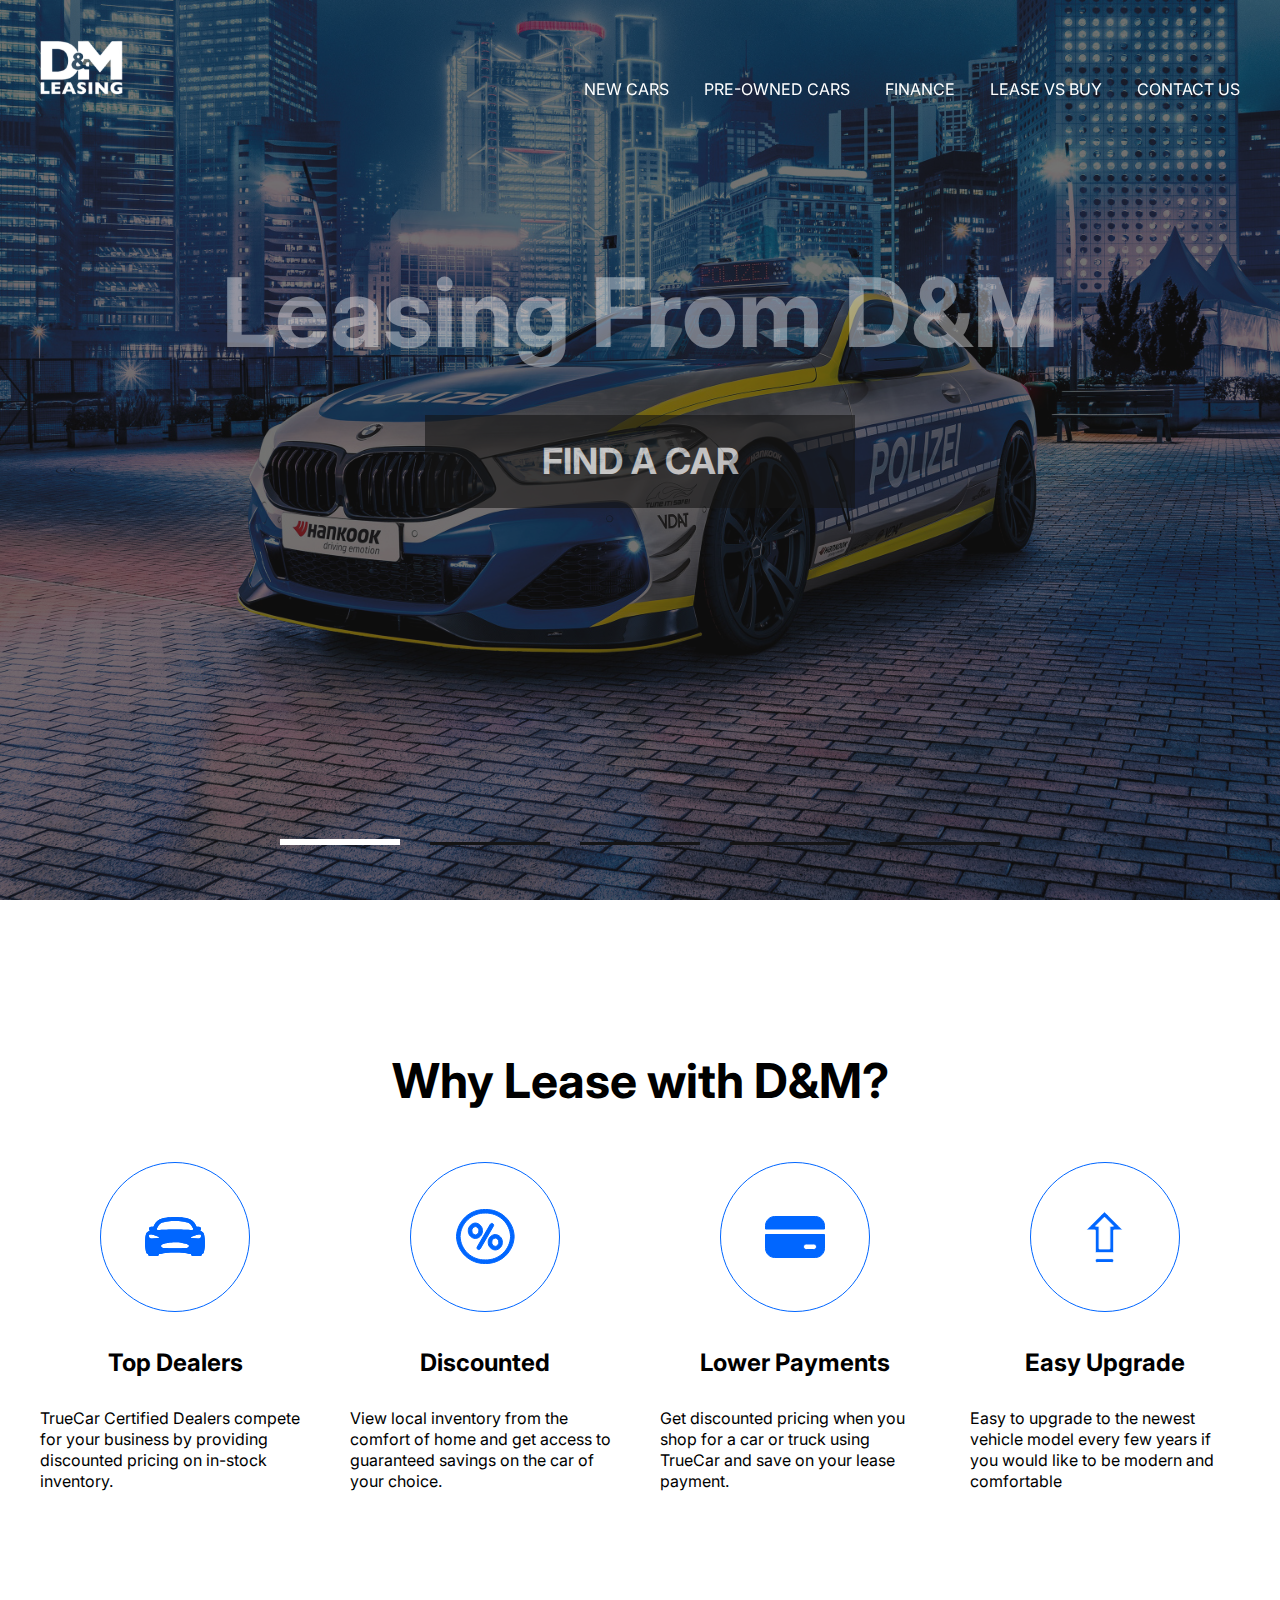
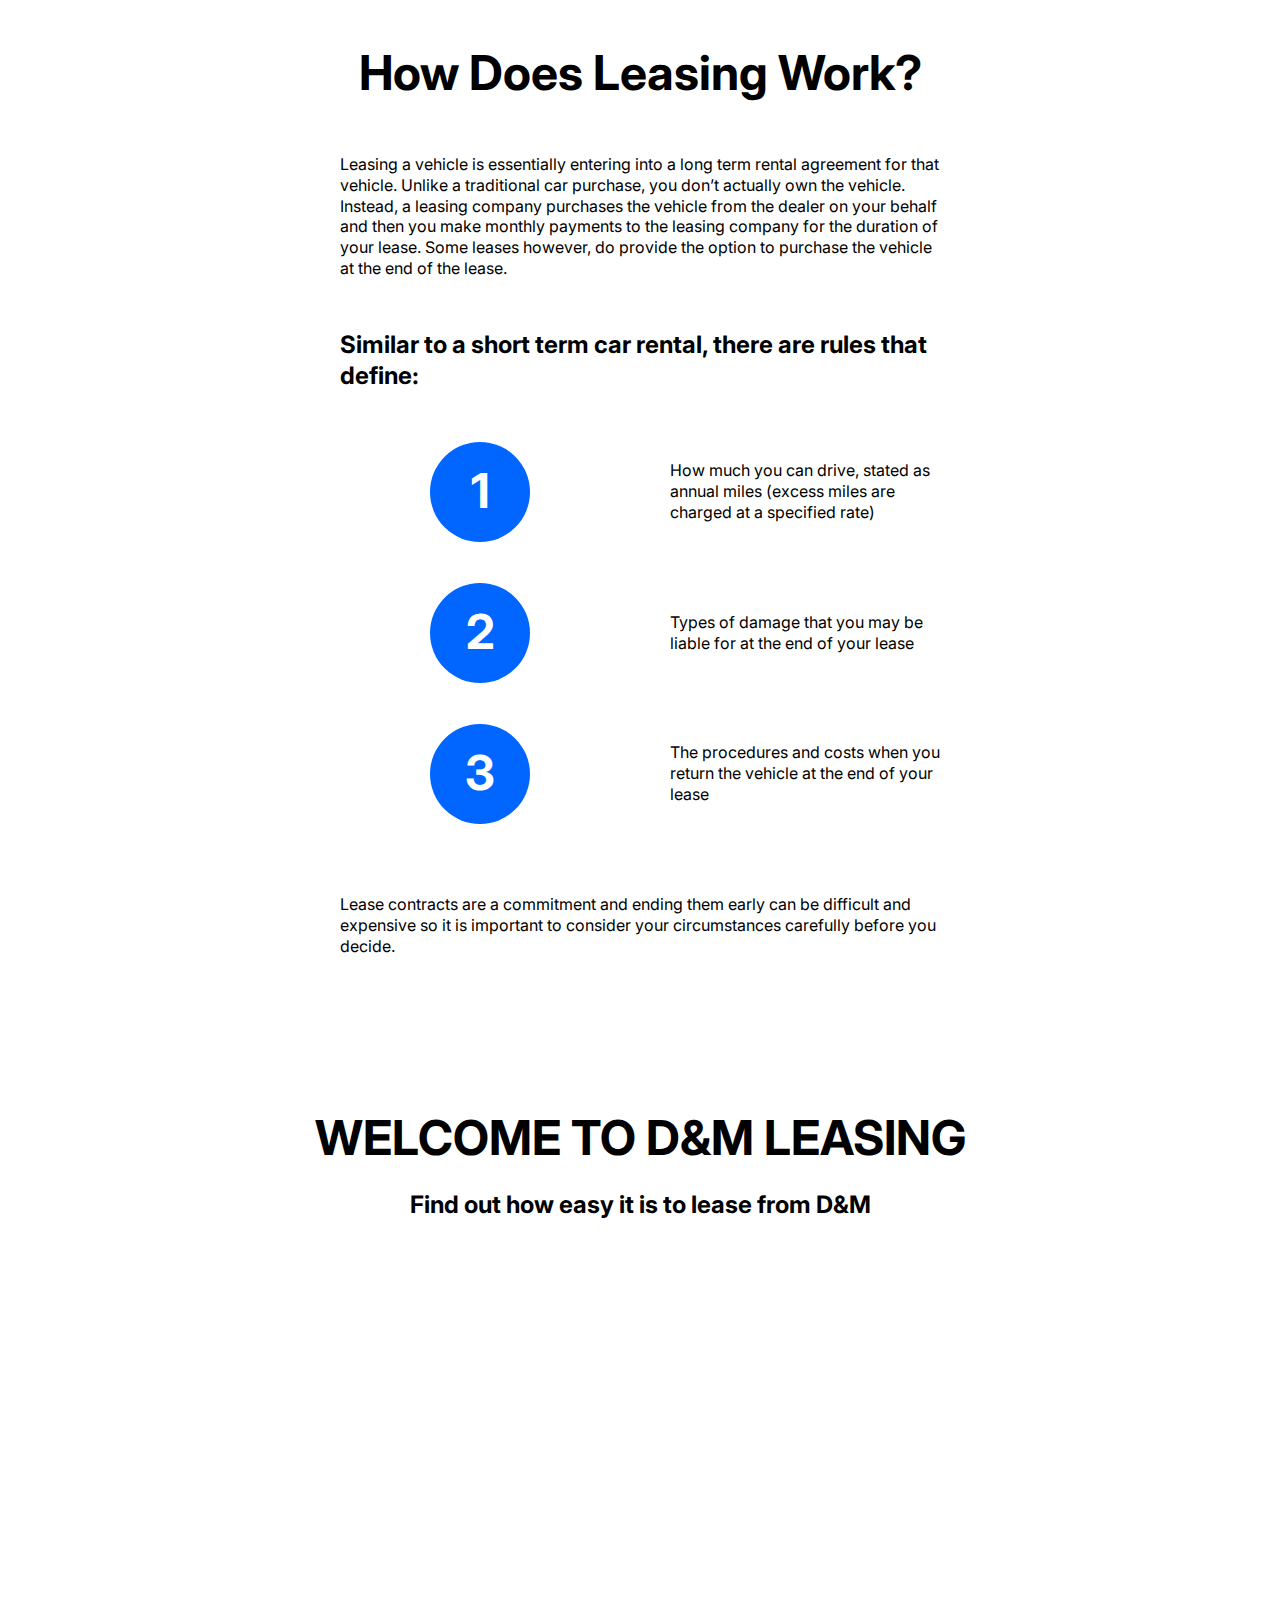
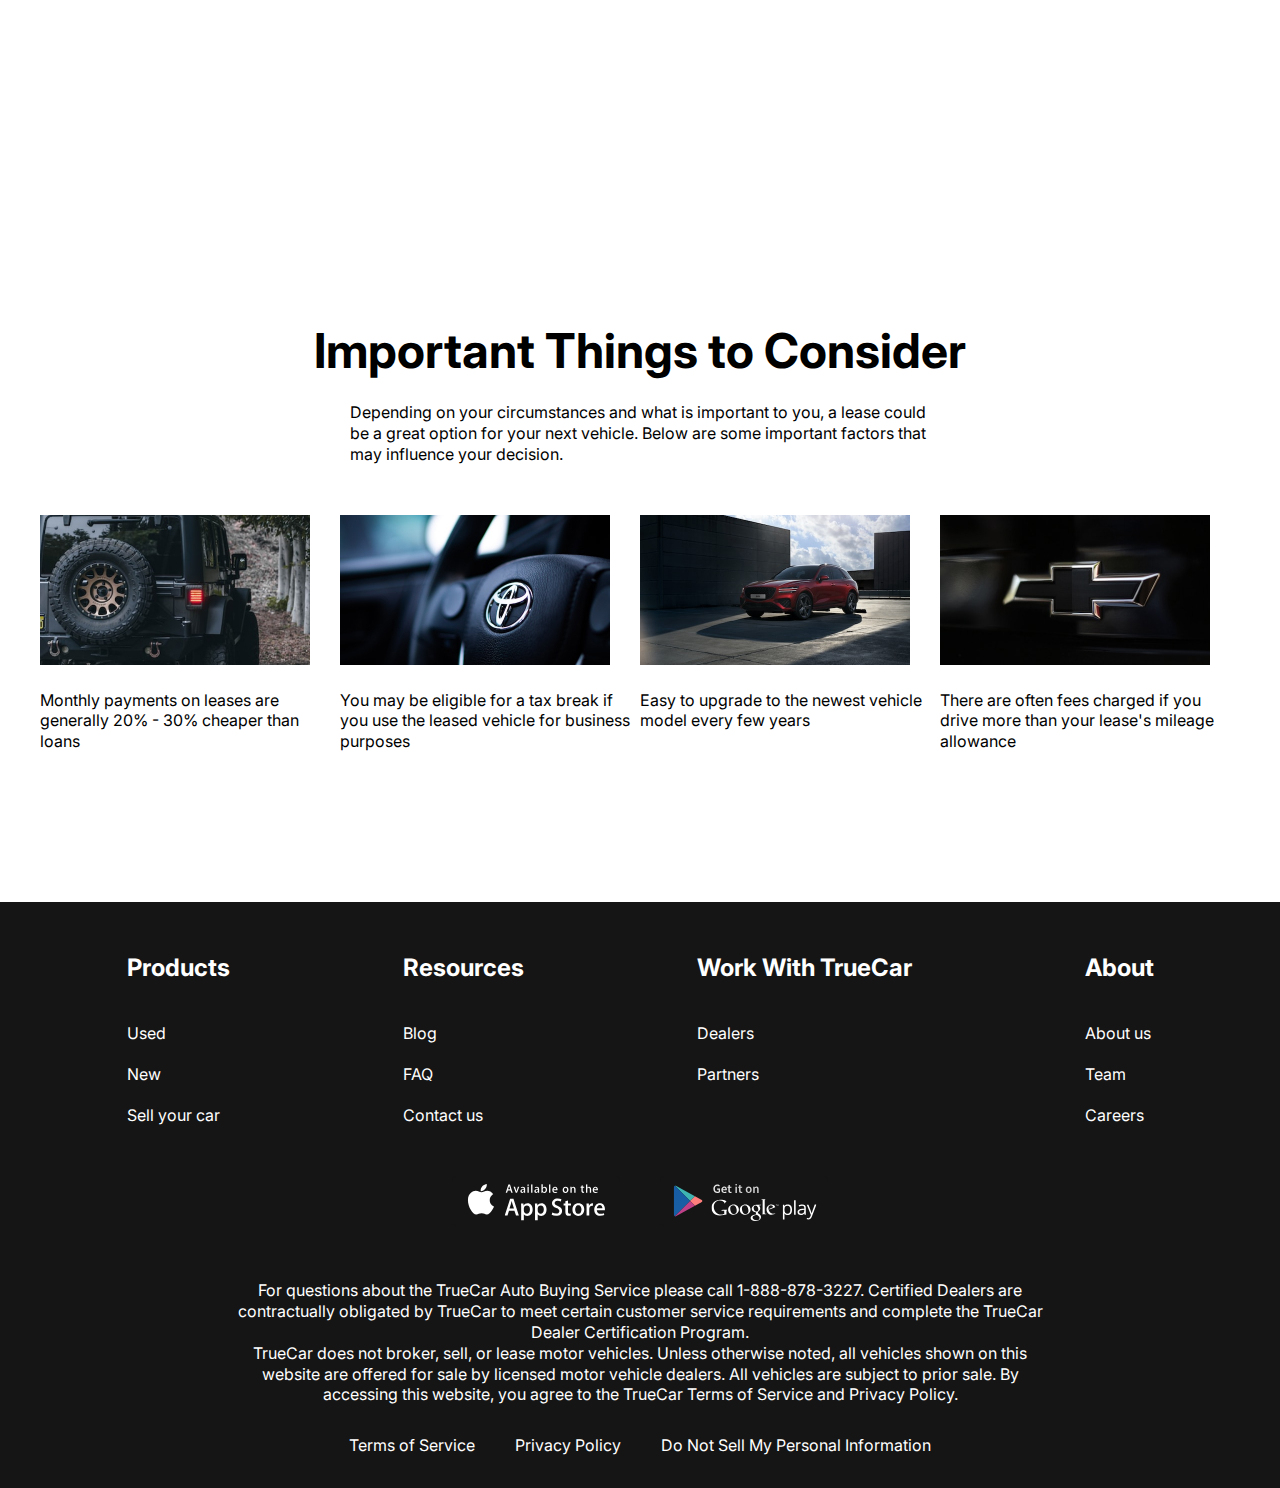
<file: index.html>
<!DOCTYPE html>
<html lang="en">
  <head>
    <meta charset="UTF-8" />
    <meta http-equiv="X-UA-Compatible" content="IE=edge" />
    <meta name="viewport" content="width=device-width, initial-scale=1.0" />
    <link rel="preconnect" href="https://fonts.googleapis.com" />
    <link rel="preconnect" href="https://fonts.gstatic.com" crossorigin />
    <link
      href="https://fonts.googleapis.com/css2?family=Heebo:wght@400;500;600;700;800&family=Inter:wght@400;700&family=Nunito:wght@200;300;400;500;600;700;800&family=Poppins:wght@400;500;700&family=Roboto&display=swap"
      rel="stylesheet"
    />
    <link
      rel="stylesheet"
      href="https://cdn.jsdelivr.net/npm/swiper@9/swiper-bundle.min.css"
    />
    <link rel="stylesheet" href="./css/style.css" />
    <title>Document</title>
  </head>
  <body>
    <div class="wrapper">
      <!-- HEADER -->
      <header class="header header-main">
        <div class="container">
          <div class="header__inner">
            <a href="./index.html" class="logo"
              ><img src="./imeges/logo.svg" alt="logo"
            /></a>
            <nav class="menu">
              <ul class="menu__list">
                <li class="menu__list-item">
                  <a href="./new-cars.html" class="menu__list-link">NEW CARS</a>
                </li>
                <li class="menu__list-item">
                  <a href="#" class="menu__list-link">PRE-OWNED CARS</a>
                </li>
                <li class="menu__list-item">
                  <a href="#" class="menu__list-link">FINANCE</a>
                </li>
                <li class="menu__list-item">
                  <a href="#" class="menu__list-link">LEASE VS BUY</a>
                </li>
                <li class="menu__list-item">
                  <a href="./contacts.html" class="menu__list-link">CONTACT US</a>
                </li>
              </ul>
            </nav>
          </div>
        </div>
      </header>
      <!-- MAIN -->
      <main class="main">
        <section class="top">
          <div class="container">
            <h1 class="title">Leasing From D&M</h1>
            <a href="./new-cars.html" class="top__link">FIND A CAR</a>
          </div>
        </section>
        <!-- SLIDER -->
        <div class="swiper mySwiper">
          <div class="swiper-wrapper">
            <div
              class="swiper-slide"
              style="background-image: url(./imeges/slide-3.jpg)"
            ></div>
            <div
              class="swiper-slide"
              style="background-image: url(./imeges/slide-4.jpg)"
            ></div>
            <div
              class="swiper-slide"
              style="background-image: url(./imeges/slide-2.jpg)"
            ></div>
            <div
              class="swiper-slide"
              style="background-image: url(./imeges/slide-1.jpg)"
            ></div>
            <div
              class="swiper-slide"
              style="background-image: url(./imeges/slide-5.jpg)"
            ></div>
          </div>
          <div class="swiper-pagination"></div>
        </div>
        <!-- WHY-LEASE -->
        <section class="why-lease">
          <div class="container">
            <h2 class="section-title">Why Lease with D&M?</h2>
            <ul class="why-lease__list">
              <li class="why-lease__item">
                <img
                  class="why-lease__item-img"
                  src="./imeges/why-lease-1.svg"
                  alt=""
                />
                <h3 class="why-lease__item-title">Top Dealers</h3>
                <p class="why-lease__item-text">
                  TrueCar Certified Dealers compete for your business by
                  providing discounted pricing on in-stock inventory.
                </p>
              </li>

              <li class="why-lease__item">
                <img
                  class="why-lease__item-img"
                  src="./imeges/why-lease-2.svg"
                  alt=""
                />
                <h3 class="why-lease__item-title">Discounted</h3>
                <p class="why-lease__item-text">
                  View local inventory from the comfort of home and get access
                  to guaranteed savings on the car of your choice.
                </p>
              </li>

              <li class="why-lease__item">
                <img
                  class="why-lease__item-img"
                  src="./imeges/why-lease-3.svg"
                  alt=""
                />
                <h3 class="why-lease__item-title">Lower Payments</h3>
                <p class="why-lease__item-text">
                  Get discounted pricing when you shop for a car or truck using
                  TrueCar and save on your lease payment.
                </p>
              </li>

              <li class="why-lease__item">
                <img
                  class="why-lease__item-img"
                  src="./imeges/why-lease-4.svg"
                  alt=""
                />
                <h3 class="why-lease__item-title">Easy Upgrade</h3>
                <p class="why-lease__item-text">
                  Easy to upgrade to the newest vehicle model every few years if
                  you would like to be modern and comfortable
                </p>
              </li>
            </ul>
          </div>
        </section>
        <!-- HOW-DOES -->
        <section class="how-does">
          <div class="container">
            <div class="how-does__inner">
              <h2 class="section-title">How Does Leasing Work?</h2>
              <p class="how-does__text">
                Leasing a vehicle is essentially entering into a long term
                rental agreement for that vehicle. Unlike a traditional car
                purchase, you don’t actually own the vehicle. Instead, a leasing
                company purchases the vehicle from the dealer on your behalf and
                then you make monthly payments to the leasing company for the
                duration of your lease. Some leases however, do provide the
                option to purchase the vehicle at the end of the lease.
              </p>
              <h4 class="how-does__title">
                Similar to a short term car rental, there are rules that define:
              </h4>
              <ol class="how-does__list">
                <li class="how-does__item">
                  How much you can drive, stated as annual miles (excess miles
                  are charged at a specified rate)
                </li>
                <li class="how-does__item">
                  Types of damage that you may be liable for at the end of your
                  lease
                </li>
                <li class="how-does__item">
                  The procedures and costs when you return the vehicle at the
                  end of your lease
                </li>
              </ol>
              <p class="how-does__text">
                Lease contracts are a commitment and ending them early can be
                difficult and expensive so it is important to consider your
                circumstances carefully before you decide.
              </p>
            </div>
          </div>
        </section>
        <!-- VIDEO -->
        <section class="video">
          <div class="container">
            <h2 class="section-title video__title">WELCOME TO D&M LEASING</h2>
            <p class="video__text">Find out how easy it is to lease from D&M</p>
            <iframe
              class="video__content"
              width="1000"
              height="500"
              src="https://www.youtube.com/embed/XeRTyN6LaMQ"
              title="YouTube video player"
              frameborder="0"
              allow="accelerometer; autoplay; clipboard-write; encrypted-media; gyroscope; picture-in-picture; web-share"
              allowfullscreen
            ></iframe>
          </div>
        </section>
        <!-- IMPORTANT -->
        <section class="important">
          <div class="container">
            <h2 class="section-title important__title">
              Important Things to Consider
            </h2>
            <p class="important__text">
              Depending on your circumstances and what is important to you, a
              lease could be a great option for your next vehicle. Below are
              some important factors that may influence your decision.
            </p>
            <ul class="important__list">
              <li class="important__item">
                <img
                  class="important__item-img"
                  src="./imeges/imp-1.jpg"
                  alt=""
                />
                <p class="important__item-text">
                  Monthly payments on leases are generally 20% - 30% cheaper
                  than loans
                </p>
              </li>
              <li class="omportant__item">
                <img
                  class="important__item-img"
                  src="./imeges/imp-2.jpg"
                  alt=""
                />
                <p class="important__item-text">
                  You may be eligible for a tax break if you use the leased
                  vehicle for business purposes
                </p>
              </li>
              <li class="omportant__item">
                <img
                  class="important__item-img"
                  src="./imeges/imp-3.jpg"
                  alt=""
                />
                <p class="important__item-text">
                  Easy to upgrade to the newest vehicle model every few years
                </p>
              </li>
              <li class="omportant__item">
                <img
                  class="important__item-img"
                  src="./imeges/imp-4.jpg"
                  alt=""
                />
                <p class="important__item-text">
                  There are often fees charged if you drive more than your
                  lease's mileage allowance
                </p>
              </li>
            </ul>
          </div>
        </section>
      </main>

      <!-- FOOTER -->
      <footer class="footer">
        <div class="container">
          <nav class="footer__menu">
            <ul class="footer__menu-list">
              <p class="footer__menu-title">
                <a href="#" class="footer__menu-link">Products</a>
              </p>
              <li class="footer__menu-item">
                <a href="#" class="footer__menu-link">Used</a>
              </li>
              <li class="footer__menu-item">
                <a href="#" class="footer__menu-link">New</a>
              </li>
              <li class="footer__menu-item">
                <a href="#" class="footer__menu-link">Sell your car</a>
              </li>
            </ul>

            <ul class="footer__menu-list">
              <p class="footer__menu-title">
                <a href="#" class="footer__menu-link">Resources</a>
              </p>
              <li class="footer__menu-item">
                <a href="#" class="footer__menu-link">Blog</a>
              </li>
              <li class="footer__menu-item">
                <a href="#" class="footer__menu-link">FAQ</a>
              </li>
              <li class="footer__menu-item">
                <a href="#" class="footer__menu-link">Contact us</a>
              </li>
            </ul>

            <ul class="footer__menu-list">
              <p class="footer__menu-title">
                <a href="#" class="footer__menu-link">Work With TrueCar</a>
              </p>
              <li class="footer__menu-item">
                <a href="#" class="footer__menu-link">Dealers</a>
              </li>
              <li class="footer__menu-item">
                <a href="#" class="footer__menu-link">Partners</a>
              </li>
            </ul>

            <ul class="footer__menu-list">
              <p class="footer__menu-title">
                <a href="#" class="footer__menu-link">About</a>
              </p>
              <li class="footer__menu-item">
                <a href="#" class="footer__menu-link">About us</a>
              </li>
              <li class="footer__menu-item">
                <a href="#" class="footer__menu-link">Team</a>
              </li>
              <li class="footer__menu-item">
                <a href="#" class="footer__menu-link">Careers</a>
              </li>
            </ul>
          </nav>
          <ul class="app">
            <li class="app__item">
              <a href="#" class="app__item-link"></a>
              <img src="./imeges/appstore.svg" alt="appstore" />
            </li>
            <li class="app__item">
              <a href="#" class="app__item-link"></a>
              <img src="./imeges/googleplay.svg" alt="googleplay" />
            </li>
          </ul>
          <div class="footer__copy">
            <p class="footer__copy-text">
              For questions about the TrueCar Auto Buying Service please call
              1-888-878-3227. Certified Dealers are contractually obligated by
              TrueCar to meet certain customer service requirements and complete
              the TrueCar Dealer Certification Program.
            </p>
            <p class="footer__copy-text">
              TrueCar does not broker, sell, or lease motor vehicles. Unless
              otherwise noted, all vehicles shown on this website are offered
              for sale by licensed motor vehicle dealers. All vehicles are
              subject to prior sale. By accessing this website, you agree to the
              TrueCar Terms of Service and Privacy Policy.
            </p>
          </div>
          <nav class="copy__nav">
            <ul class="copy__nav-list">
              <li class="copy__nav-item">
                <a href="#" class="copu__nav-link">Terms of Service</a>
              </li>
              <li class="copy__nav-item">
                <a href="#" class="copu__nav-link">Privacy Policy</a>
              </li>
              <li class="copy__nav-item">
                <a href="#" class="copu__nav-link"
                  >Do Not Sell My Personal Information</a
                >
              </li>
            </ul>
          </nav>
        </div>
      </footer>
    </div>

    <script src="https://cdn.jsdelivr.net/npm/swiper@9/swiper-bundle.min.js"></script>
    <script>
      const swiper = new Swiper(".mySwiper", {
        effect: "fade",
        pagination: {
          el: ".swiper-pagination",
        },
        autoplay: {
          delay: 2500,
          disableOnInteraction: false,
        },
      });
    </script>
    <script src="./js/main.js"></script>
  </body>
</html>
</file>
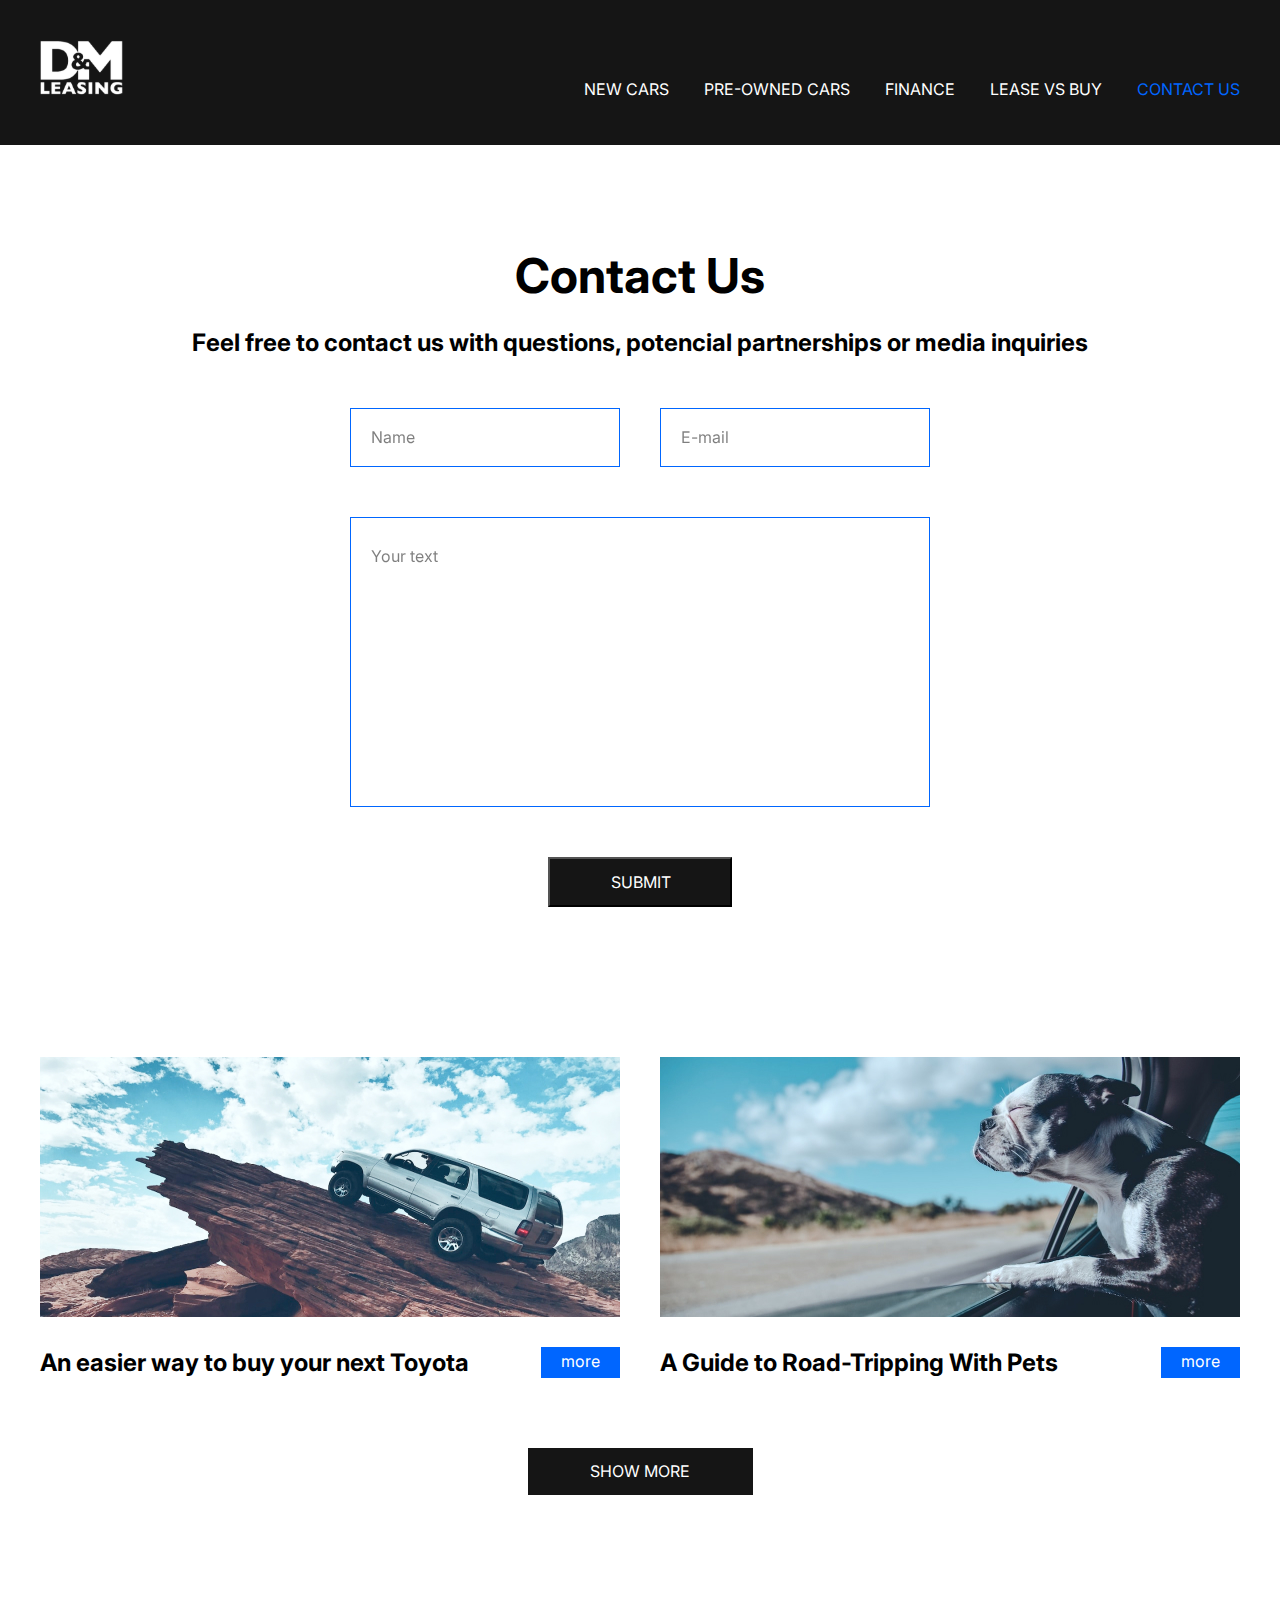
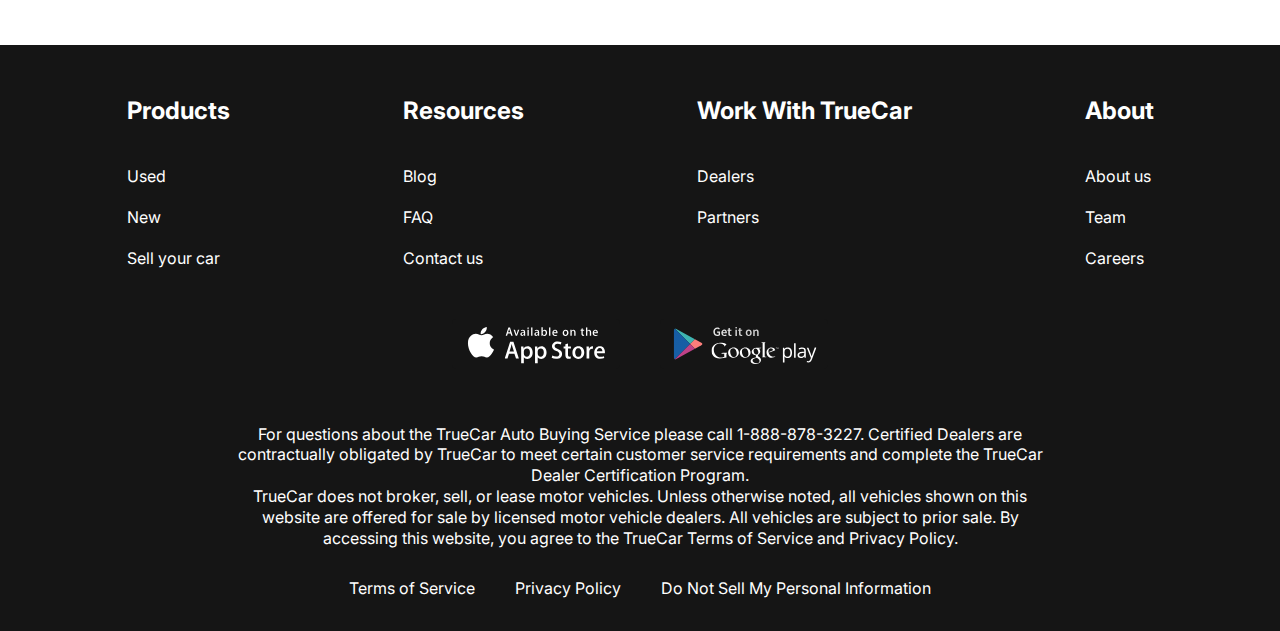
<file: contacts.html>
<!DOCTYPE html>
<html lang="en">
  <head>
    <meta charset="UTF-8" />
    <meta http-equiv="X-UA-Compatible" content="IE=edge" />
    <meta name="viewport" content="width=device-width, initial-scale=1.0" />
    <link rel="preconnect" href="https://fonts.googleapis.com" />
    <link rel="preconnect" href="https://fonts.gstatic.com" crossorigin />
    <link
      href="https://fonts.googleapis.com/css2?family=Heebo:wght@400;500;600;700;800&family=Inter:wght@400;700&family=Nunito:wght@200;300;400;500;600;700;800&family=Poppins:wght@400;500;700&family=Roboto&display=swap"
      rel="stylesheet"
    />
    <link rel="stylesheet" href="./css/style.css" />
    <title>Document</title>
  </head>
  <body>
    <div class="wrapper">
      <!-- HEADER -->
      <header class="header">
        <div class="container">
          <div class="header__inner">
            <a href="./index.html" class="logo"
              ><img src="./imeges/logo.svg" alt="logo"
            /></a>
            <nav class="menu">
              <ul class="menu__list">
                <li class="menu__list-item">
                  <a href="./new-cars.html" class="menu__list-link">NEW CARS</a>
                </li>
                <li class="menu__list-item">
                  <a href="#" class="menu__list-link">PRE-OWNED CARS</a>
                </li>
                <li class="menu__list-item">
                  <a href="#" class="menu__list-link">FINANCE</a>
                </li>
                <li class="menu__list-item">
                  <a href="#" class="menu__list-link">LEASE VS BUY</a>
                </li>
                <li class="menu__list-item">
                  <a href="#" class="menu__list-link menu__list-link--active">CONTACT US</a>
                </li>
              </ul>
            </nav>
          </div>
        </div>
      </header>
      <!-- MAIN -->
      <main class="main">
        <section class="contacts">
          <div class="container">
            <h2 class="section-title contacts__title">Contact Us</h2>
            <p class="contacts__text">
              Feel free to contact us with questions, potencial partnerships or
              media inquiries
            </p>
            <form action="#" class="form">
              <input type="text" placeholder="Name" class="form__input">
              <input type="email" placeholder="E-mail" class="form__input">
              <textarea class="form__textaria" placeholder="Your text"></textarea>
              <button class="form__btn" type="submit">SUBMIT</button>
            </form>
          </div>
        </section>
        <!-- BLOCK -->
        <section class="block">
          <div class="container">
            <div class="block__items">
              <div class="block__item">
                <img class="block__item-img" src="./imeges/blog-1.jpg" alt="">
                <h4 class="block__item-title">An easier way to buy your next Toyota</h4>
                <a href="#" class="block__item-link">more</a>
              </div>

              <div class="block__item">
                <img class="block__item-img" src="./imeges/blog-2.jpg" alt="">
                <h4 class="block__item-title">A Guide to Road-Tripping With Pets</h4>
                <a href="#" class="block__item-link">more</a>
              </div>
            </div>
            <a href="#" class="showmore-link">SHOW MORE</a>
          </div>
        </section>
      </main>

      <!-- FOOTER -->
      <footer class="footer">
        <div class="container">
          <nav class="footer__menu">
            <ul class="footer__menu-list">
              <p class="footer__menu-title">
                <a href="#" class="footer__menu-link">Products</a>
              </p>
              <li class="footer__menu-item">
                <a href="#" class="footer__menu-link">Used</a>
              </li>
              <li class="footer__menu-item">
                <a href="#" class="footer__menu-link">New</a>
              </li>
              <li class="footer__menu-item">
                <a href="#" class="footer__menu-link">Sell your car</a>
              </li>
            </ul>

            <ul class="footer__menu-list">
              <p class="footer__menu-title">
                <a href="#" class="footer__menu-link">Resources</a>
              </p>
              <li class="footer__menu-item">
                <a href="#" class="footer__menu-link">Blog</a>
              </li>
              <li class="footer__menu-item">
                <a href="#" class="footer__menu-link">FAQ</a>
              </li>
              <li class="footer__menu-item">
                <a href="#" class="footer__menu-link">Contact us</a>
              </li>
            </ul>

            <ul class="footer__menu-list">
              <p class="footer__menu-title">
                <a href="#" class="footer__menu-link">Work With TrueCar</a>
              </p>
              <li class="footer__menu-item">
                <a href="#" class="footer__menu-link">Dealers</a>
              </li>
              <li class="footer__menu-item">
                <a href="#" class="footer__menu-link">Partners</a>
              </li>
            </ul>

            <ul class="footer__menu-list">
              <p class="footer__menu-title">
                <a href="#" class="footer__menu-link">About</a>
              </p>
              <li class="footer__menu-item">
                <a href="#" class="footer__menu-link">About us</a>
              </li>
              <li class="footer__menu-item">
                <a href="#" class="footer__menu-link">Team</a>
              </li>
              <li class="footer__menu-item">
                <a href="#" class="footer__menu-link">Careers</a>
              </li>
            </ul>
          </nav>
          <ul class="app">
            <li class="app__item">
              <a href="#" class="app__item-link"></a>
              <img src="./imeges/appstore.svg" alt="appstore" />
            </li>
            <li class="app__item">
              <a href="#" class="app__item-link"></a>
              <img src="./imeges/googleplay.svg" alt="googleplay" />
            </li>
          </ul>
          <div class="footer__copy">
            <p class="footer__copy-text">
              For questions about the TrueCar Auto Buying Service please call
              1-888-878-3227. Certified Dealers are contractually obligated by
              TrueCar to meet certain customer service requirements and complete
              the TrueCar Dealer Certification Program.
            </p>
            <p class="footer__copy-text">
              TrueCar does not broker, sell, or lease motor vehicles. Unless
              otherwise noted, all vehicles shown on this website are offered
              for sale by licensed motor vehicle dealers. All vehicles are
              subject to prior sale. By accessing this website, you agree to the
              TrueCar Terms of Service and Privacy Policy.
            </p>
          </div>
          <nav class="copy__nav">
            <ul class="copy__nav-list">
              <li class="copy__nav-item">
                <a href="#" class="copu__nav-link">Terms of Service</a>
              </li>
              <li class="copy__nav-item">
                <a href="#" class="copu__nav-link">Privacy Policy</a>
              </li>
              <li class="copy__nav-item">
                <a href="#" class="copu__nav-link"
                  >Do Not Sell My Personal Information</a
                >
              </li>
            </ul>
          </nav>
        </div>
      </footer>
    </div>
    <script src="./js/main.js"></script>
  </body>
</html>
</file>
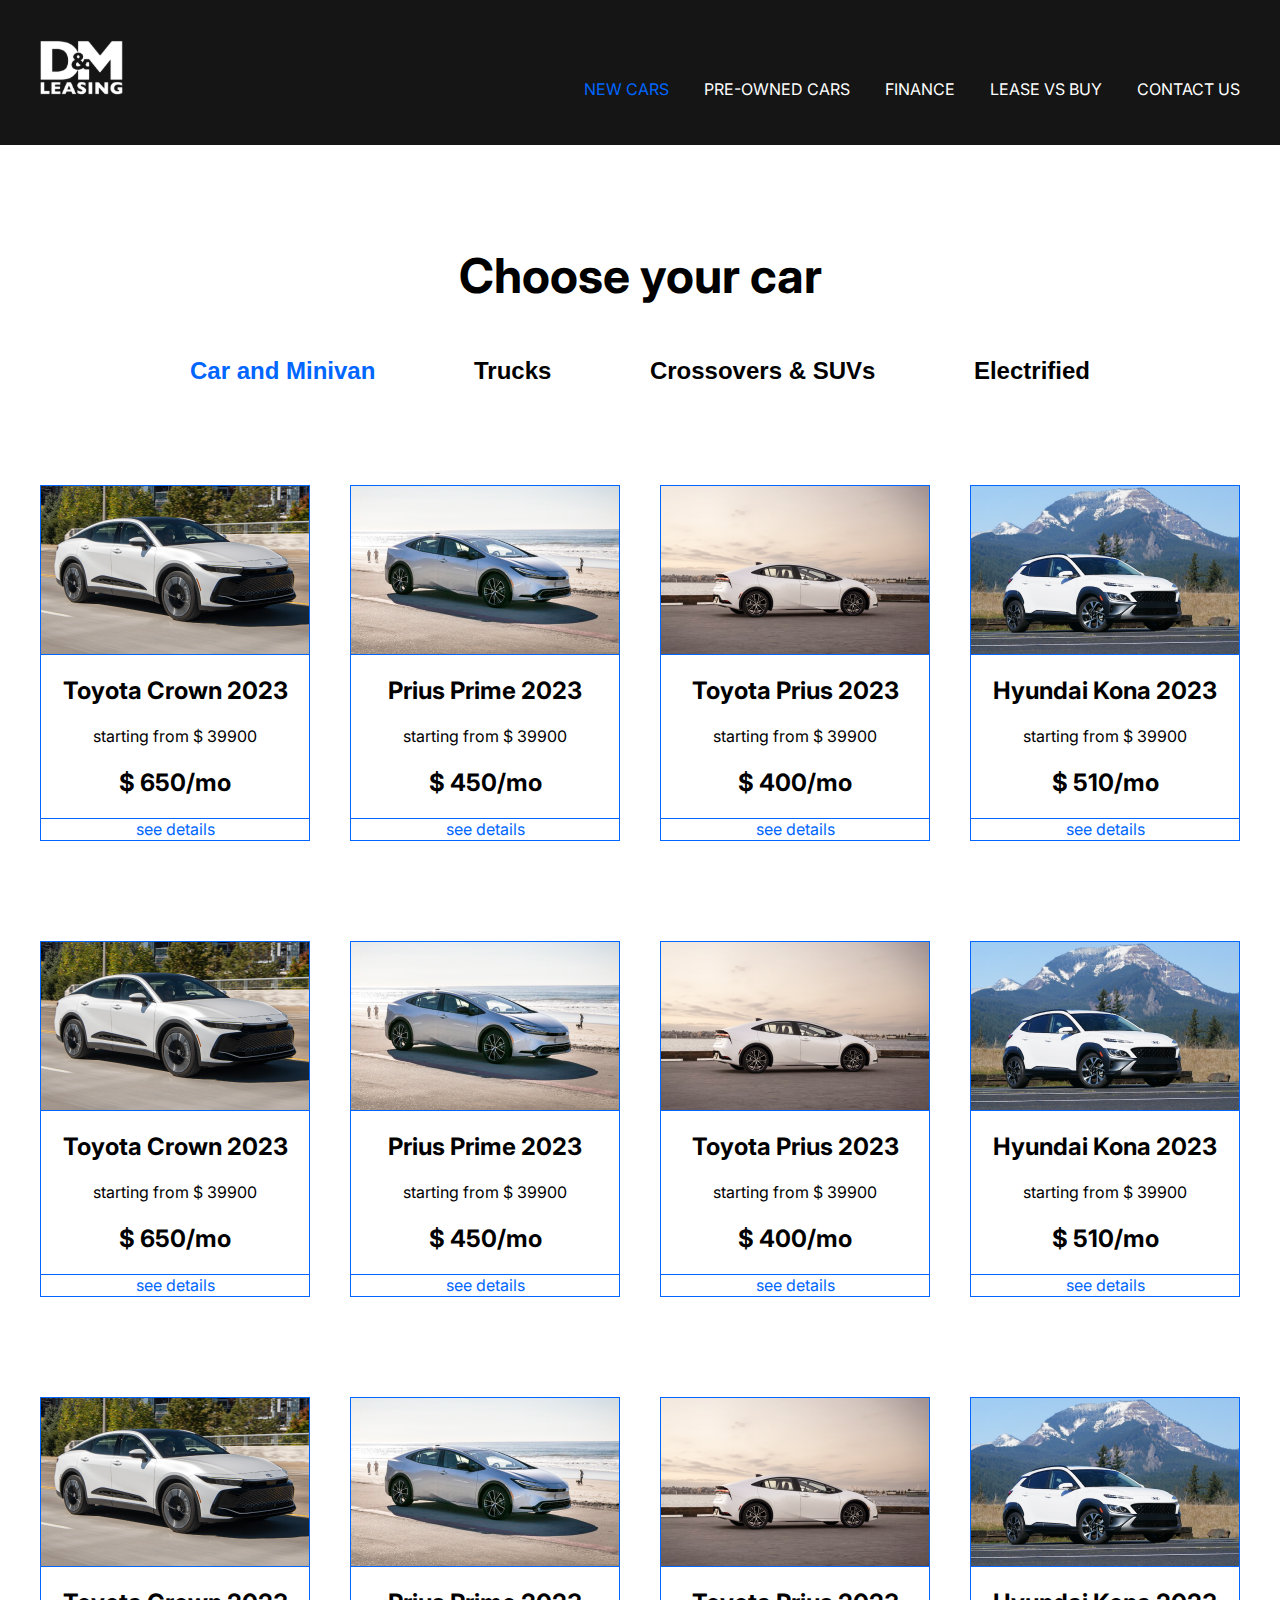
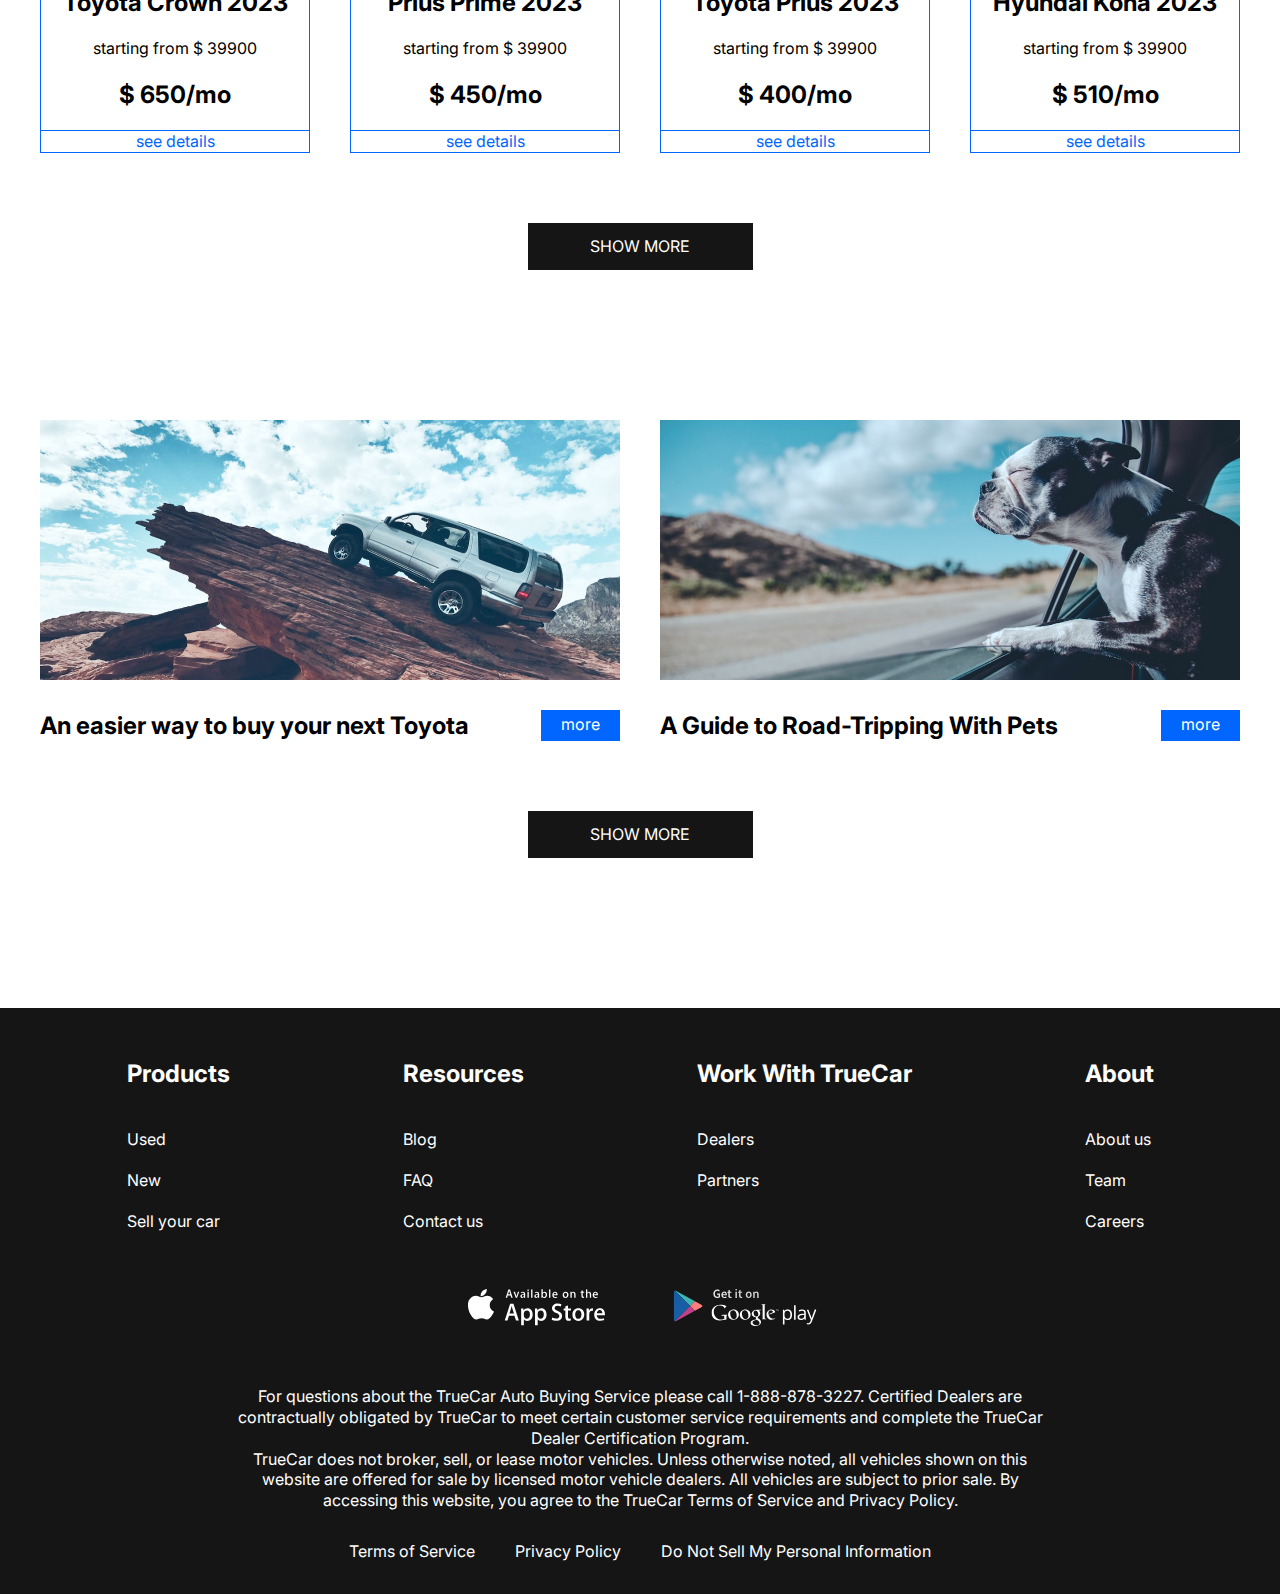
<file: new-cars.html>
<!DOCTYPE html>
<html lang="en">
  <head>
    <meta charset="UTF-8" />
    <meta http-equiv="X-UA-Compatible" content="IE=edge" />
    <meta name="viewport" content="width=device-width, initial-scale=1.0" />
    <link rel="preconnect" href="https://fonts.googleapis.com" />
    <link rel="preconnect" href="https://fonts.gstatic.com" crossorigin />
    <link
      href="https://fonts.googleapis.com/css2?family=Heebo:wght@400;500;600;700;800&family=Inter:wght@400;700&family=Nunito:wght@200;300;400;500;600;700;800&family=Poppins:wght@400;500;700&family=Roboto&display=swap"
      rel="stylesheet"
    />
    <link rel="stylesheet" href="./css/style.css" />
    <title>Document</title>
  </head>
  <body>
    <div class="wrapper">
      <!-- HEADER -->
      <header class="header">
        <div class="container">
          <div class="header__inner">
            <a href="./index.html" class="logo"
              ><img src="./imeges/logo.svg" alt="logo"
            /></a>
            <nav class="menu">
              <ul class="menu__list">
                <li class="menu__list-item">
                  <a href="#" class="menu__list-link menu__list-link--active"
                    >NEW CARS</a
                  >
                </li>
                <li class="menu__list-item">
                  <a href="#" class="menu__list-link">PRE-OWNED CARS</a>
                </li>
                <li class="menu__list-item">
                  <a href="#" class="menu__list-link">FINANCE</a>
                </li>
                <li class="menu__list-item">
                  <a href="#" class="menu__list-link">LEASE VS BUY</a>
                </li>
                <li class="menu__list-item">
                  <a href="./contacts.html" class="menu__list-link"
                    >CONTACT US</a
                  >
                </li>
              </ul>
            </nav>
          </div>
        </div>
      </header>
      <!-- MAIN -->

      <main class="main">
        <!-- CHOOSE -->
        <section class="choose">
          <div class="container">
            <h2 class="section-title">Choose your car</h2>
            <div class="tabs">
              <div class="tabs__btn">
                <button
                  class="tabs__btn-item tabs__btn-item--active"
                  data-button="content-1"
                >
                  Car and Minivan
                </button>
                <button class="tabs__btn-item" data-button="content-2">
                  Trucks
                </button>
                <button class="tabs__btn-item" data-button="content-3">
                  Crossovers & SUVs
                </button>
                <button class="tabs__btn-item" data-button="content-4">
                  Electrified
                </button>
              </div>
              <!-- TABS -->
              <div class="tabs__content">
                <div class="tabs__content-item tabs__content-item--active">
                  <div class="card">
                    <img class="card__img" src="./imeges/card-1.jpg" alt="" />
                    <div class="card__content">
                      <h4 class="card__title">Toyota Crown 2023</h4>
                      <p class="card__text">starting from $ 39900</p>
                      <p class="card__price">$ 650/mo</p>
                    </div>
                    <a href="#" class="card__link">see details</a>
                  </div>
                  <div class="card">
                    <img class="card__img" src="./imeges/card-2.jpg" alt="" />
                    <div class="card__content">
                      <h4 class="card__title">Prius Prime 2023</h4>
                      <p class="card__text">starting from $ 39900</p>
                      <p class="card__price">$ 450/mo</p>
                    </div>
                    <a href="#" class="card__link">see details</a>
                  </div>
                  <div class="card">
                    <img class="card__img" src="./imeges/card-3.jpg" alt="" />
                    <div class="card__content">
                      <h4 class="card__title">Toyota Prius 2023</h4>
                      <p class="card__text">starting from $ 39900</p>
                      <p class="card__price">$ 400/mo</p>
                    </div>
                    <a href="#" class="card__link">see details</a>
                  </div>
                  <div class="card">
                    <img class="card__img" src="./imeges/card-4.jpg" alt="" />
                    <div class="card__content">
                      <h4 class="card__title">Hyundai Kona 2023</h4>
                      <p class="card__text">starting from $ 39900</p>
                      <p class="card__price">$ 510/mo</p>
                    </div>
                    <a href="#" class="card__link">see details</a>
                  </div>

                  <div class="card">
                    <img class="card__img" src="./imeges/card-1.jpg" alt="" />
                    <div class="card__content">
                      <h4 class="card__title">Toyota Crown 2023</h4>
                      <p class="card__text">starting from $ 39900</p>
                      <p class="card__price">$ 650/mo</p>
                    </div>
                    <a href="#" class="card__link">see details</a>
                  </div>
                  <div class="card">
                    <img class="card__img" src="./imeges/card-2.jpg" alt="" />
                    <div class="card__content">
                      <h4 class="card__title">Prius Prime 2023</h4>
                      <p class="card__text">starting from $ 39900</p>
                      <p class="card__price">$ 450/mo</p>
                    </div>
                    <a href="#" class="card__link">see details</a>
                  </div>
                  <div class="card">
                    <img class="card__img" src="./imeges/card-3.jpg" alt="" />
                    <div class="card__content">
                      <h4 class="card__title">Toyota Prius 2023</h4>
                      <p class="card__text">starting from $ 39900</p>
                      <p class="card__price">$ 400/mo</p>
                    </div>
                    <a href="#" class="card__link">see details</a>
                  </div>
                  <div class="card">
                    <img class="card__img" src="./imeges/card-4.jpg" alt="" />
                    <div class="card__content">
                      <h4 class="card__title">Hyundai Kona 2023</h4>
                      <p class="card__text">starting from $ 39900</p>
                      <p class="card__price">$ 510/mo</p>
                    </div>
                    <a href="#" class="card__link">see details</a>
                  </div>
                  <div class="card">
                    <img class="card__img" src="./imeges/card-1.jpg" alt="" />
                    <div class="card__content">
                      <h4 class="card__title">Toyota Crown 2023</h4>
                      <p class="card__text">starting from $ 39900</p>
                      <p class="card__price">$ 650/mo</p>
                    </div>
                    <a href="#" class="card__link">see details</a>
                  </div>
                  <div class="card">
                    <img class="card__img" src="./imeges/card-2.jpg" alt="" />
                    <div class="card__content">
                      <h4 class="card__title">Prius Prime 2023</h4>
                      <p class="card__text">starting from $ 39900</p>
                      <p class="card__price">$ 450/mo</p>
                    </div>
                    <a href="#" class="card__link">see details</a>
                  </div>
                  <div class="card">
                    <img class="card__img" src="./imeges/card-3.jpg" alt="" />
                    <div class="card__content">
                      <h4 class="card__title">Toyota Prius 2023</h4>
                      <p class="card__text">starting from $ 39900</p>
                      <p class="card__price">$ 400/mo</p>
                    </div>
                    <a href="#" class="card__link">see details</a>
                  </div>
                  <div class="card">
                    <img class="card__img" src="./imeges/card-4.jpg" alt="" />
                    <div class="card__content">
                      <h4 class="card__title">Hyundai Kona 2023</h4>
                      <p class="card__text">starting from $ 39900</p>
                      <p class="card__price">$ 510/mo</p>
                    </div>
                    <a href="#" class="card__link">see details</a>
                  </div>
                </div>
                <!-- tabsjs -->
                <div class="tabs__content-item" id="content-2">
                  <!-- TAB-2 -->
                  <div class="card">
                    <img class="card__img" src="./imeges/card-1.jpg" alt="" />
                    <div class="card__content">
                      <h4 class="card__title">Toyota Crown 2023</h4>
                      <p class="card__text">starting from $ 39900</p>
                      <p class="card__price">$ 650/mo</p>
                    </div>
                    <a href="#" class="card__link">see details</a>
                  </div>
                  <div class="card">
                    <img class="card__img" src="./imeges/card-2.jpg" alt="" />
                    <div class="card__content">
                      <h4 class="card__title">Prius Prime 2023</h4>
                      <p class="card__text">starting from $ 39900</p>
                      <p class="card__price">$ 450/mo</p>
                    </div>
                    <a href="#" class="card__link">see details</a>
                  </div>
                  <div class="card">
                    <img class="card__img" src="./imeges/card-3.jpg" alt="" />
                    <div class="card__content">
                      <h4 class="card__title">Toyota Prius 2023</h4>
                      <p class="card__text">starting from $ 39900</p>
                      <p class="card__price">$ 400/mo</p>
                    </div>
                    <a href="#" class="card__link">see details</a>
                  </div>
                  <div class="card">
                    <img class="card__img" src="./imeges/card-4.jpg" alt="" />
                    <div class="card__content">
                      <h4 class="card__title">Hyundai Kona 2023</h4>
                      <p class="card__text">starting from $ 39900</p>
                      <p class="card__price">$ 510/mo</p>
                    </div>
                    <a href="#" class="card__link">see details</a>
                  </div>
                </div>
                <!-- TAB-3 -->
                <div class="tabs__content-item" id="content-3">

                  <div class="card">
                    <img class="card__img" src="./imeges/card-1.jpg" alt="" />
                    <div class="card__content">
                      <h4 class="card__title">Toyota Crown 2023</h4>
                      <p class="card__text">starting from $ 39900</p>
                      <p class="card__price">$ 650/mo</p>
                    </div>
                    <a href="#" class="card__link">see details</a>
                  </div>
                  <div class="card">
                    <img class="card__img" src="./imeges/card-2.jpg" alt="" />
                    <div class="card__content">
                      <h4 class="card__title">Prius Prime 2023</h4>
                      <p class="card__text">starting from $ 39900</p>
                      <p class="card__price">$ 450/mo</p>
                    </div>
                    <a href="#" class="card__link">see details</a>
                  </div>
                  <div class="card">
                    <img class="card__img" src="./imeges/card-3.jpg" alt="" />
                    <div class="card__content">
                      <h4 class="card__title">Toyota Prius 2023</h4>
                      <p class="card__text">starting from $ 39900</p>
                      <p class="card__price">$ 400/mo</p>
                    </div>
                    <a href="#" class="card__link">see details</a>
                  </div>
                  <div class="card">
                    <img class="card__img" src="./imeges/card-4.jpg" alt="" />
                    <div class="card__content">
                      <h4 class="card__title">Hyundai Kona 2023</h4>
                      <p class="card__text">starting from $ 39900</p>
                      <p class="card__price">$ 510/mo</p>
                    </div>
                    <a href="#" class="card__link">see details</a>
                  </div>
                </div>
                  <!-- TAB-4 -->
                <div class="tabs__content-item" id="content-4">
                  <div class="card">
                    <img class="card__img" src="./imeges/card-1.jpg" alt="" />
                    <div class="card__content">
                      <h4 class="card__title">Toyota Crown 2023</h4>
                      <p class="card__text">starting from $ 39900</p>
                      <p class="card__price">$ 650/mo</p>
                    </div>
                    <a href="#" class="card__link">see details</a>
                  </div>
                  <div class="card">
                    <img class="card__img" src="./imeges/card-2.jpg" alt="" />
                    <div class="card__content">
                      <h4 class="card__title">Prius Prime 2023</h4>
                      <p class="card__text">starting from $ 39900</p>
                      <p class="card__price">$ 450/mo</p>
                    </div>
                    <a href="#" class="card__link">see details</a>
                  </div>
                  <div class="card">
                    <img class="card__img" src="./imeges/card-3.jpg" alt="" />
                    <div class="card__content">
                      <h4 class="card__title">Toyota Prius 2023</h4>
                      <p class="card__text">starting from $ 39900</p>
                      <p class="card__price">$ 400/mo</p>
                    </div>
                    <a href="#" class="card__link">see details</a>
                  </div>
                  <div class="card">
                    <img class="card__img" src="./imeges/card-4.jpg" alt="" />
                    <div class="card__content">
                      <h4 class="card__title">Hyundai Kona 2023</h4>
                      <p class="card__text">starting from $ 39900</p>
                      <p class="card__price">$ 510/mo</p>
                    </div>
                    <a href="#" class="card__link">see details</a>
                  </div>
                  <div class="card">
                    <img class="card__img" src="./imeges/card-1.jpg" alt="" />
                    <div class="card__content">
                      <h4 class="card__title">Toyota Crown 2023</h4>
                      <p class="card__text">starting from $ 39900</p>
                      <p class="card__price">$ 650/mo</p>
                    </div>
                    <a href="#" class="card__link">see details</a>
                  </div>
                  <div class="card">
                    <img class="card__img" src="./imeges/card-2.jpg" alt="" />
                    <div class="card__content">
                      <h4 class="card__title">Prius Prime 2023</h4>
                      <p class="card__text">starting from $ 39900</p>
                      <p class="card__price">$ 450/mo</p>
                    </div>
                    <a href="#" class="card__link">see details</a>
                  </div>
                  <div class="card">
                    <img class="card__img" src="./imeges/card-3.jpg" alt="" />
                    <div class="card__content">
                      <h4 class="card__title">Toyota Prius 2023</h4>
                      <p class="card__text">starting from $ 39900</p>
                      <p class="card__price">$ 400/mo</p>
                    </div>
                    <a href="#" class="card__link">see details</a>
                  </div>
                  <div class="card">
                    <img class="card__img" src="./imeges/card-4.jpg" alt="" />
                    <div class="card__content">
                      <h4 class="card__title">Hyundai Kona 2023</h4>
                      <p class="card__text">starting from $ 39900</p>
                      <p class="card__price">$ 510/mo</p>
                    </div>
                    <a href="#" class="card__link">see details</a>
                  </div>
                </div>
              </div>
            </div>
            <a href="#" class="showmore-link">SHOW MORE</a>
          </div>
        </section>
        <!-- BLOCK -->
        <section class="block">
          <div class="container">
            <div class="block__items">
              <div class="block__item">
                <img class="block__item-img" src="./imeges/blog-1.jpg" alt="" />
                <h4 class="block__item-title">
                  An easier way to buy your next Toyota
                </h4>
                <a href="#" class="block__item-link">more</a>
              </div>

              <div class="block__item">
                <img class="block__item-img" src="./imeges/blog-2.jpg" alt="" />
                <h4 class="block__item-title">
                  A Guide to Road-Tripping With Pets
                </h4>
                <a href="#" class="block__item-link">more</a>
              </div>
            </div>
            <a href="#" class="showmore-link">SHOW MORE</a>
          </div>
        </section>
      </main>

      <!-- FOOTER -->
      <footer class="footer">
        <div class="container">
          <nav class="footer__menu">
            <ul class="footer__menu-list">
              <p class="footer__menu-title">
                <a href="#" class="footer__menu-link">Products</a>
              </p>
              <li class="footer__menu-item">
                <a href="#" class="footer__menu-link">Used</a>
              </li>
              <li class="footer__menu-item">
                <a href="#" class="footer__menu-link">New</a>
              </li>
              <li class="footer__menu-item">
                <a href="#" class="footer__menu-link">Sell your car</a>
              </li>
            </ul>

            <ul class="footer__menu-list">
              <p class="footer__menu-title">
                <a href="#" class="footer__menu-link">Resources</a>
              </p>
              <li class="footer__menu-item">
                <a href="#" class="footer__menu-link">Blog</a>
              </li>
              <li class="footer__menu-item">
                <a href="#" class="footer__menu-link">FAQ</a>
              </li>
              <li class="footer__menu-item">
                <a href="#" class="footer__menu-link">Contact us</a>
              </li>
            </ul>

            <ul class="footer__menu-list">
              <p class="footer__menu-title">
                <a href="#" class="footer__menu-link">Work With TrueCar</a>
              </p>
              <li class="footer__menu-item">
                <a href="#" class="footer__menu-link">Dealers</a>
              </li>
              <li class="footer__menu-item">
                <a href="#" class="footer__menu-link">Partners</a>
              </li>
            </ul>

            <ul class="footer__menu-list">
              <p class="footer__menu-title">
                <a href="#" class="footer__menu-link">About</a>
              </p>
              <li class="footer__menu-item">
                <a href="#" class="footer__menu-link">About us</a>
              </li>
              <li class="footer__menu-item">
                <a href="#" class="footer__menu-link">Team</a>
              </li>
              <li class="footer__menu-item">
                <a href="#" class="footer__menu-link">Careers</a>
              </li>
            </ul>
          </nav>
          <ul class="app">
            <li class="app__item">
              <a href="#" class="app__item-link"></a>
              <img src="./imeges/appstore.svg" alt="appstore" />
            </li>
            <li class="app__item">
              <a href="#" class="app__item-link"></a>
              <img src="./imeges/googleplay.svg" alt="googleplay" />
            </li>
          </ul>
          <div class="footer__copy">
            <p class="footer__copy-text">
              For questions about the TrueCar Auto Buying Service please call
              1-888-878-3227. Certified Dealers are contractually obligated by
              TrueCar to meet certain customer service requirements and complete
              the TrueCar Dealer Certification Program.
            </p>
            <p class="footer__copy-text">
              TrueCar does not broker, sell, or lease motor vehicles. Unless
              otherwise noted, all vehicles shown on this website are offered
              for sale by licensed motor vehicle dealers. All vehicles are
              subject to prior sale. By accessing this website, you agree to the
              TrueCar Terms of Service and Privacy Policy.
            </p>
          </div>
          <nav class="copy__nav">
            <ul class="copy__nav-list">
              <li class="copy__nav-item">
                <a href="#" class="copu__nav-link">Terms of Service</a>
              </li>
              <li class="copy__nav-item">
                <a href="#" class="copu__nav-link">Privacy Policy</a>
              </li>
              <li class="copy__nav-item">
                <a href="#" class="copu__nav-link"
                  >Do Not Sell My Personal Information</a
                >
              </li>
            </ul>
          </nav>
        </div>
      </footer>
    </div>
    <script src="./js/main.js"></script>
  </body>
</html>
</file>
<file: css/style.css>
* {
  margin: 0;
  padding: 0;
  box-sizing: border-box;
}
html,
body {
  height: 100%;
}
ul {
  list-style: none;
}
a {
  text-decoration: none;
  color: inherit;
}

.container {
  max-width: 1230px;
  padding: 0 15px;
  margin: 0 auto;
}

.section-title {
  margin-bottom: 50px;
  font-size: 48px;
  font-weight: 700;
  text-align: center;
}

body {
  font-size: 16px;
  font-weight: 400;
  font-family: "Inter", sans-serif;
  line-height: 1.3;
}
.wrapper {
  min-height: 100%;
  display: flex;
  flex-direction: column;
}
/* HEADER */
.header {
  background-color: #151515;
}
.header-main {
  background-color: transparent;
  position: absolute;
  z-index: 10;
  left: 0;
  right: 0;
}
.header__inner {
  padding-top: 40px;
  padding-bottom: 45px;
  display: flex;
  justify-content: space-between;
  align-items: flex-end;
}

.menu__list {
  display: flex;
  justify-content: space-between;
  align-items: center;
  gap: 35px;
}

.menu__list-link {
  color: #fff;
}
.menu__list-link--active {
  color: #0066ff;
}
/* MAIN */
.main {
  flex-grow: 1;
}
.top {
  color: #fff;
  text-align: center;
  padding-top: 250px;
  padding-bottom: 50px;
  position: absolute;
  z-index: 5;
  left: 0;
  right: 0;
}
.title {
  padding-bottom: 40px;
  font-size: 96px;
  font-weight: 700;
  opacity: 0.4;
}
.top__link {
  background-color: #151515;
  padding: 23px;
  max-width: 430px;
  width: 100%;
  display: inline-block;
  text-transform: uppercase;
  font-size: 36px;
  font-weight: 700;
  opacity: 0.6;
}

/* SLIDER */
.swiper::after {
  content: "";
  background: rgba(21, 21, 21, 0.6);
  position: absolute;
  z-index: 5;
  left: 0;
  right: 0;
  top: 0;
  bottom: 0;
}

.swiper-slide {
  background-repeat: no-repeat;
  background-size: cover;
  background-position: center;
  height: 100vh;
}

.swiper-pagination-bullet {
  width: 120px;
  height: 3px;
  background-color: #151515;
  border-radius: 0;
  opacity: 1;
  margin: 0 15px !important;
}
.swiper-pagination-bullets.swiper-pagination-horizontal {
  bottom: 50px;
}
.swiper-pagination-bullet-active {
  height: 6px;
  background-color: #fff;
}

/* WHY-LEASE */
.why-lease {
  padding: 150px 0;
}
.why-lease__list {
  display: grid;
  grid-template-columns: repeat(4, 1fr);
  gap: 40px;
  text-align: center;
}

.why-lease__item-img {
  margin-bottom: 30px;
}
.why-lease__item-title {
  margin-bottom: 30px;
  font-size: 24px;
  font-weight: 700;
}
.why-lease__item-text {
  text-align: left;
}
/* HOW-DOES */
.how-does {
  padding-bottom: 150px;
}

.how-does__inner {
  max-width: 600px;
  margin: 0 auto;
}

.how-does__title {
  font-size: 24px;
  font-weight: 700;
  padding-top: 50px;
}
.how-does__list {
  padding: 50px 0 70px;
  counter-reset: myCounter;
}
.how-does__item {
  list-style: none;
  width: 270px;
  position: relative;
  margin-left: auto;
  box-sizing: content-box;
  padding: 19px 0 19px 240px;
  min-height: 63px;
  display: flex;
  align-items: center;
}
.how-does__item::before {
  counter-increment: myCounter;
  content: counter(myCounter);
  display: flex;
  justify-content: center;
  align-items: center;
  background-color: red;
  font-size: 48px;
  font-weight: 700;
  background-color: #0066ff;
  width: 100px;
  height: 100px;
  border-radius: 50%;
  color: #fff;
  position: absolute;
  left: 0;
}
.how-does__item + .how-does__item {
  margin-top: 40px;
}
/* VIDEO */
.video {
  padding-bottom: 150px;
}

.video__title {
  margin-bottom: 20px;
}

.video__text {
  font-size: 24px;
  font-weight: 700;
  margin-bottom: 50px;
  text-align: center;
}
.video__content {
  margin: 0 auto;
  display: block;
}
/* IMPORTANT */
.important {
  padding-bottom: 150px;
}

.important__title {
  margin-bottom: 20px;
}

.important__text {
  max-width: 580px;

  margin: 0 auto 50px;
}
.important__list {
  display: grid;
  grid-template-columns: repeat(4, 1fr);
}

.important__item-img {
  margin-bottom: 20px;
}

/* FOOTER */
.footer {
  background-color: #151515;
  padding: 50px 0 32px;
  color: #fff;
}

.footer__menu {
  display: flex;
  justify-content: space-around;
}

.footer__menu-list {
  max-width: 250px;
}
.footer__menu-title {
  font-size: 24px;
  font-weight: 700;
  padding-bottom: 40px;
}
.footer__menu-item + .footer__menu-item {
  padding-top: 20px;
}

.app {
  display: flex;
  justify-content: center;
  gap: 40px;
  margin: 50px 0;
}

.footer__copy {
  max-width: 806px;
  margin: 0 auto 30px;
  text-align: center;
}

.copy__nav-list {
  display: flex;
  justify-content: center;
  gap: 40px;
}

/* CONTACTS -3 PAGE */
.contacts {
  padding: 100px 0 150px;
}

.contacts__title {
  margin-bottom: 20px;
}

.contacts__text {
  text-align: center;
  font-weight: 700;
  font-size: 24px;
  margin-bottom: 50px;
  padding: 0 100px;
}
.form {
  max-width: 580px;
  margin: 0 auto;
  display: flex;
  justify-content: space-between;
  flex-wrap: wrap;
}
.form__input {
  width: 270px;
  padding: 18px 20px;
  display: inline-block;
  border: 1px solid #0066ff;
  margin-bottom: 50px;
  font-family: "Inter", sans-serif;
  font-size: 16px;
  font-weight: 400;
  line-height: 1.3;
  color: #000;
}
.form__input::placeholder,
.form__textaria::placeholder {
  font-size: 16px;
  font-weight: 400;
  font-family: "Inter", sans-serif;
  line-height: 1.3;
  opacity: 0.5;
  color: #000;
}
.form__textaria {
  width: 100%;
  resize: none;
  padding: 28px 20px;
  height: 290px;
  border: 1px solid #0066ff;
  font-size: 16px;
  font-weight: 400;
  line-height: 1.3;
  color: #000;
  margin-bottom: 50px;
}

.form__btn {
  font-size: 16px;
  font-weight: 400;
  font-family: "Inter", sans-serif;
  text-transform: uppercase;
  padding: 13px 61px;
  width: 184px;
  background: #151515;
  color: #fff;
  margin: 0 auto;
}

/* BLOCK */
.block {
  padding-bottom: 150px;
}

.block__items {
  display: grid;
  grid-template-columns: repeat(2, 1fr);
  gap: 40px;
  margin-bottom: 70px;
}
.block__item {
  display: flex;
  justify-content: space-between;
  flex-wrap: wrap;
}
.block__item-img {
  margin-bottom: 30px;
  width: 100%;
}
.block__item-title {
  flex-basis: 446px;
  font-size: 24px;
  font-weight: 700;
}
.block__item-link {
  color: #fff;
  background-color: #0066ff;
  padding: 4px 20px;
}

.showmore-link {
  text-transform: uppercase;
  background-color: #151515;
  padding: 13px;
  width: 225px;
  margin: 0 auto;
  color: #fff;
  text-align: center;
  display: block;
}

/* CHOOSE */
.choose {
  padding: 100px 0 150px;
}

.tabs__btn {
  padding: 0 150px;
  display: flex;
  justify-content: space-between;
  gap: 80px;
  padding-bottom: 100px;
}
.tabs__btn-item {
  font-size: 24px;
  font-weight: 700;
  cursor: pointer;
  border: none;
  background-color: transparent;
  padding: 0;
}
.tabs__btn-item--active {
  color: #0066ff;
}
.tabs__content {
  padding-bottom: 70px;
}
.tabs__content-item {
  display: none;
  grid-template-columns: repeat(4, 1fr);
  gap: 100px 40px;
}
.tabs__content-item.tabs__content-item--active {
  display: grid;
}
.card {
  text-align: center;
}
.card__img {
  display: block;
}
.card__content {
  padding: 0 5px;
  border: 1px solid #0066ff;
  border-top: 0;
}
.card__title {
  padding-top: 20px;
  font-size: 24px;
  font-weight: 700;
  margin-bottom: 20px;
}
.card__text {
  margin-bottom: 20px;
}
.card__price {
  margin-bottom: 20px;
  margin-bottom: 20px;
  font-weight: 700;
  font-size: 24px;
}
.card__link {
  display: block;
  color: #0066ff;
  border: 1px solid #0066ff;
  border-top: 0;
}

@media (max-width: 1180px) {
  .important__list {
    gap: 30px 20px;
  }
  .important__item-img {
    width: 100%;
  }
}
@media (max-width: 1180px){

}
@media (max-width: 860px) {
  .important__list {
    grid-template-columns: repeat(2, 1fr);
  }
}
</file>
